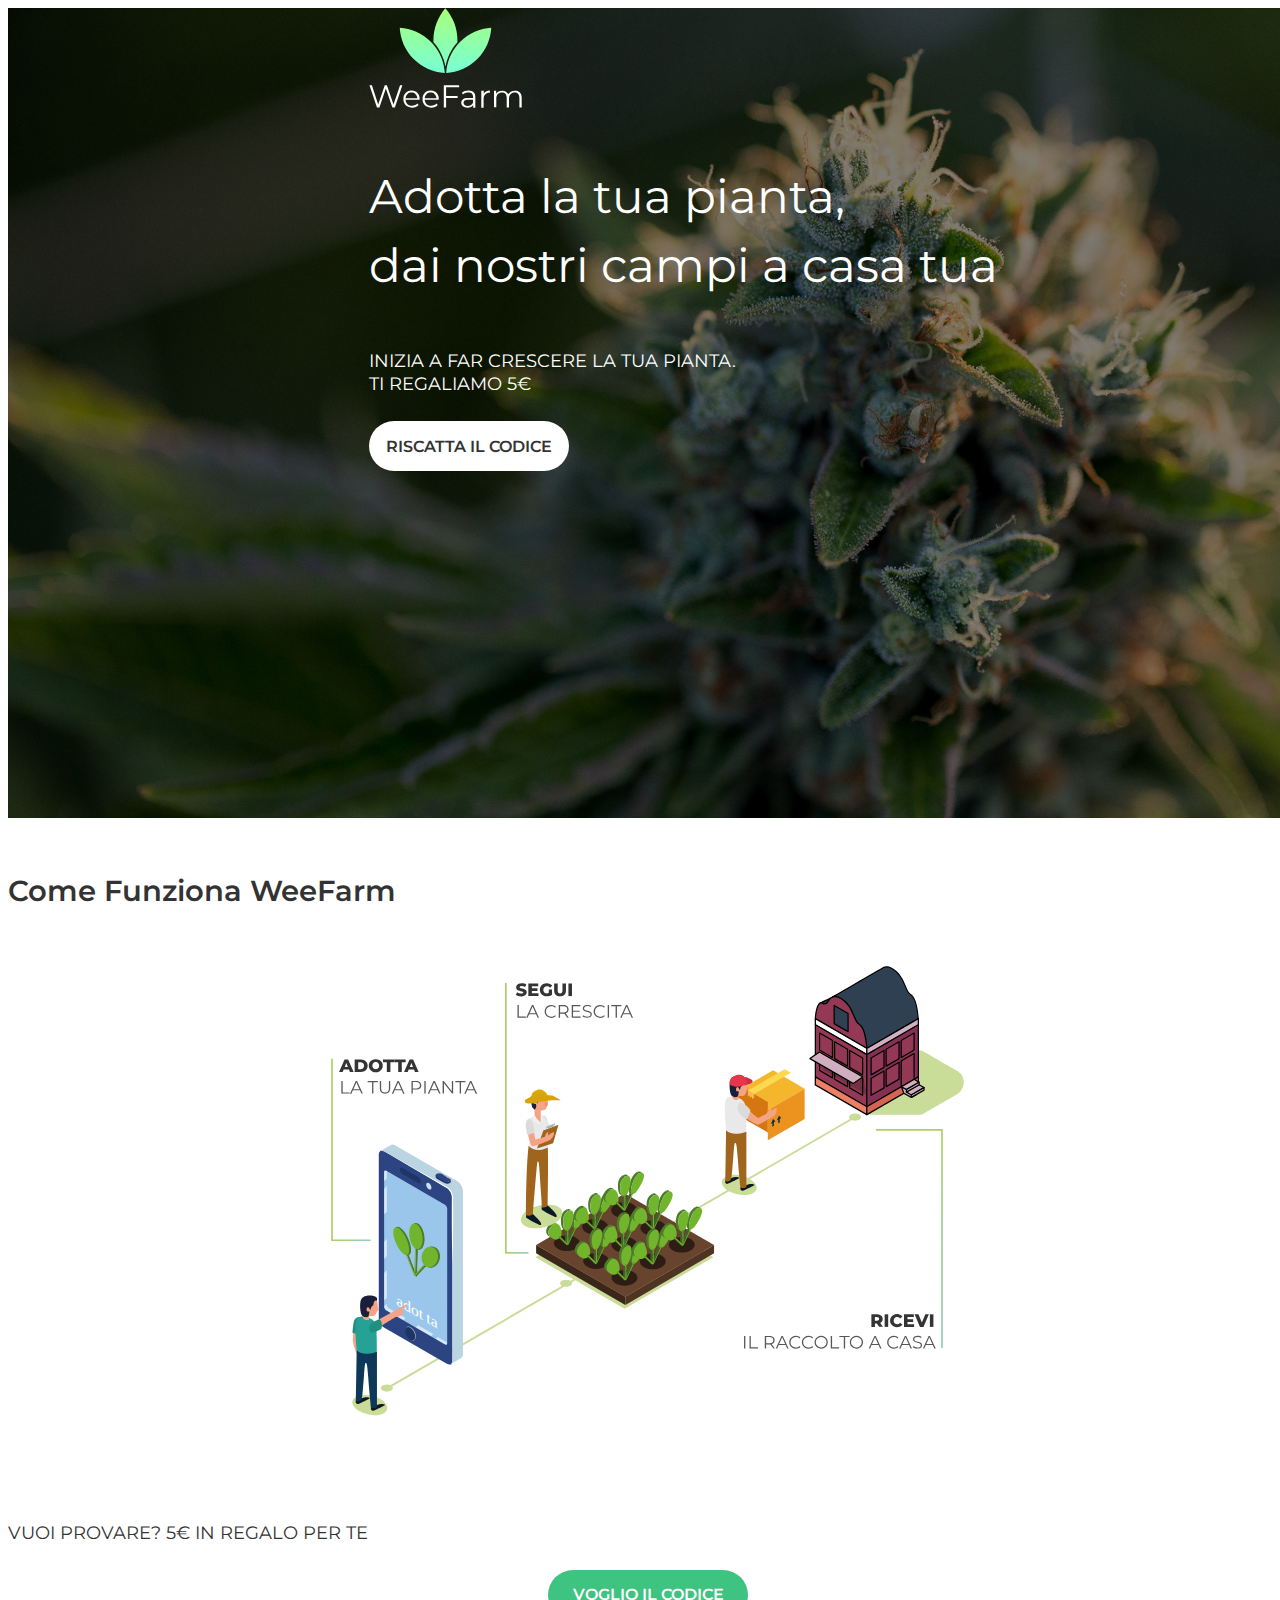
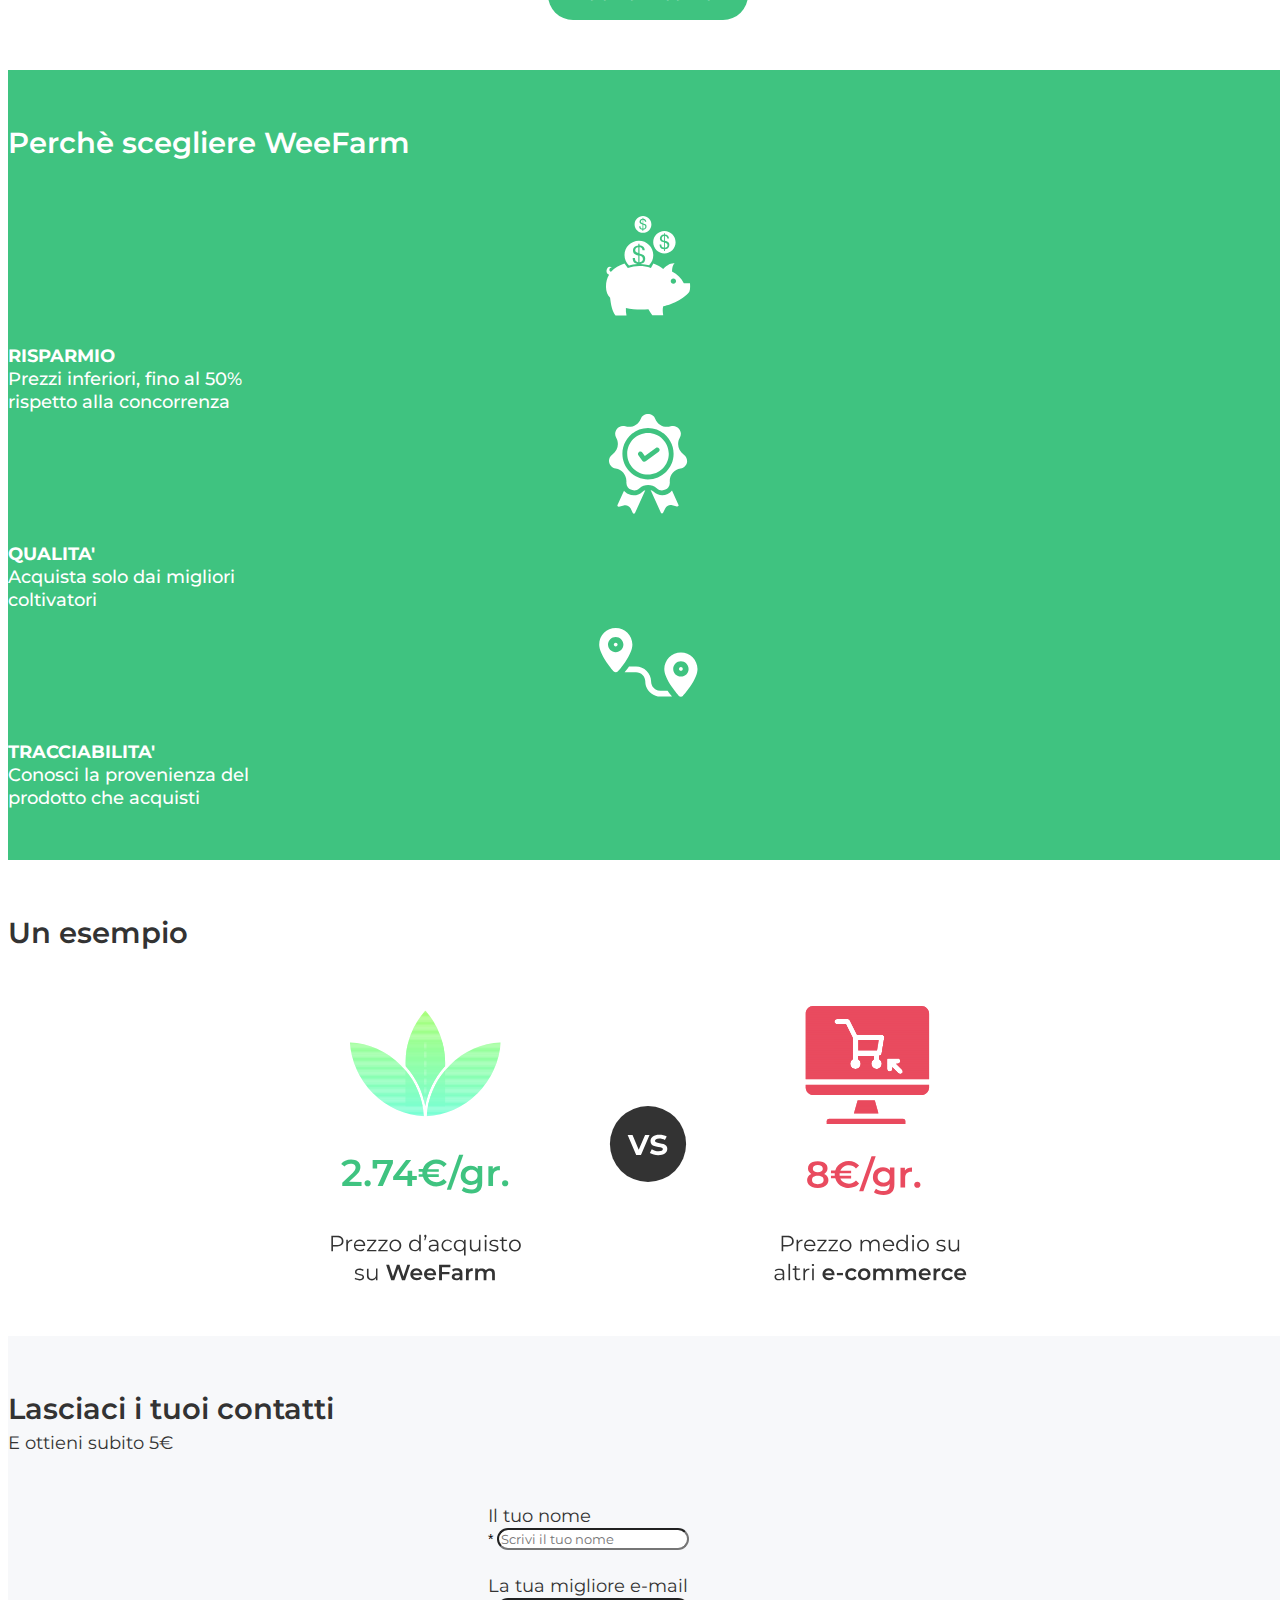
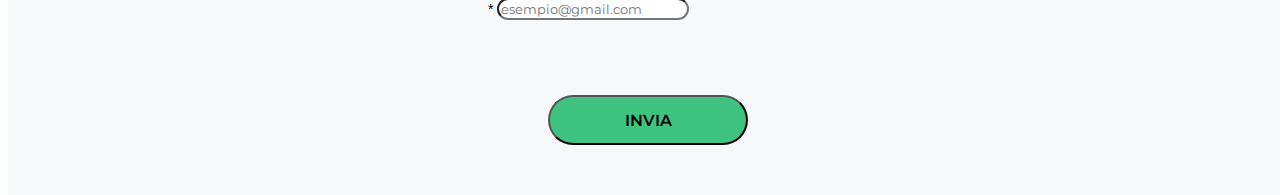
<file: index.html>
<!doctype html>

<html lang="en">
<head>
  <meta charset="utf-8">
  <!-- Google Tag Manager -->
  <script>(function(w,d,s,l,i){w[l]=w[l]||[];w[l].push({'gtm.start':
  new Date().getTime(),event:'gtm.js'});var f=d.getElementsByTagName(s)[0],
  j=d.createElement(s),dl=l!='dataLayer'?'&l='+l:'';j.async=true;j.src=
  'https://www.googletagmanager.com/gtm.js?id='+i+dl;f.parentNode.insertBefore(j,f);
  })(window,document,'script','dataLayer','GTM-53LLFD7');</script>
  <!-- End Google Tag Manager -->
  <!-- Facebook Pixel Code -->
  <script>
    !function(f,b,e,v,n,t,s)
    {if(f.fbq)return;n=f.fbq=function(){n.callMethod?
    n.callMethod.apply(n,arguments):n.queue.push(arguments)};
    if(!f._fbq)f._fbq=n;n.push=n;n.loaded=!0;n.version='2.0';
    n.queue=[];t=b.createElement(e);t.async=!0;
    t.src=v;s=b.getElementsByTagName(e)[0];
    s.parentNode.insertBefore(t,s)}(window, document,'script',
    'https://connect.facebook.net/en_US/fbevents.js');
    fbq('init', '316625175358415');
    fbq('track', 'PageView');
  </script>
  <noscript><img height="1" width="1" style="display:none"
    src="https://www.facebook.com/tr?id=316625175358415&ev=PageView&noscript=1"
  /></noscript>
  <!-- End Facebook Pixel Code -->
  <title>WeeFarm</title>
  <meta name="description" content="Adotta la tua pianta, dai nostri campi a casa tua">
  <meta name="viewport" content="width=device-width, initial-scale=1">
  <meta name="robots" content="index, follow" />
  <meta name="keywords" content="" />
  <meta property="og:image" content="http://www.weefarm.it/src/img/logo2.png"/>
  <link rel="shortcut icon" href="src/img/favicon.ico" type="image/x-icon">
  <link rel="icon" href="src/img/favicon.ico" type="image/x-icon">
  <!--css-->
  <link rel="stylesheet" type="text/css" href="src/css/style.css">
  <!--media query-->
  <link rel="stylesheet" type="text/css" href="src/css/media_query.css">
  <!--bootstrap-->
  <link rel="stylesheet" href="https://stackpath.bootstrapcdn.com/bootstrap/4.1.2/css/bootstrap.min.css" integrity="sha384-Smlep5jCw/wG7hdkwQ/Z5nLIefveQRIY9nfy6xoR1uRYBtpZgI6339F5dgvm/e9B" crossorigin="anonymous">
  <!--googlefont-->
  <link href="https://fonts.googleapis.com/css?family=Montserrat:400,500,700" rel="stylesheet">
  <link href="https://fonts.googleapis.com/icon?family=Material+Icons"  rel="stylesheet">
  <!--JQuery-->
  <script src="https://ajax.googleapis.com/ajax/libs/jquery/3.3.1/jquery.min.js"></script>
  <!--Fontawesome-->
  <link rel="stylesheet" href="https://use.fontawesome.com/releases/v5.5.0/css/all.css" integrity="sha384-B4dIYHKNBt8Bc12p+WXckhzcICo0wtJAoU8YZTY5qE0Id1GSseTk6S+L3BlXeVIU" crossorigin="anonymous">
  <!--Mailchimp-->
  <link href="//cdn-images.mailchimp.com/embedcode/classic-10_7.css" rel="stylesheet" type="text/css">
  <style type="text/css">
    #mc_embed_signup{background:#fff; clear:left; font:14px Helvetica,Arial,sans-serif; }
    /* Add your own Mailchimp form style overrides in your site stylesheet or in this style block.
       We recommend moving this block and the preceding CSS link to the HEAD of your HTML file. */
  </style>
</head>

<body>
  <!-- Google Tag Manager (noscript) -->
  <noscript><iframe src="https://www.googletagmanager.com/ns.html?id=GTM-53LLFD7"
  height="0" width="0" style="display:none;visibility:hidden"></iframe></noscript>
  <!-- End Google Tag Manager (noscript) -->

<!--HEROBANNER-->
  <header class="hero_b">
    <div class="container-fluid black_opacity fullh">
      <div class="row fullh">
        <div class="col-md">
          <!--<div class="row">
            <div class="col-md-12 arrow_aligne">
              <i class="material-icons md-48 arrow hor_center"  id="go-section1">keyboard_arrow_down</i>
            </div>
          </div>-->
          <div class="col-md-6 fullh center pl_70 col-sm-12">
            <div class="flex container">
            <div class="row pb_50 pb_25_r">
              <div class="col-md">
                <img src="src/img/logo.svg" class="responsive_hor_center logo_img" alt="">
              </div>
            </div>
            <div class="row  pb_50 pb_25_r">
              <div class="col-md">
                  <p class="txt_h1 hero_b_txt responsive_text_center">Adotta la tua pianta,</br>dai nostri campi a casa tua</p>
              </div>
            </div>
            <div class="row  pb_25">
              <div class="col-md">
                <p class="txt_h3 ottieni_txt responsive_text_center r_txt1">INIZIA A FAR CRESCERE LA TUA PIANTA. <br> TI REGALIAMO 5€</p>
              </div>
            </div>
            <div class="row">
              <div class="col-md">
                <div class="responsive_hor_center ottieni_button center" id="go-lead">
                    <span class="txt_h3 ottieni_button_txt">RISCATTA IL CODICE</span>
                </div>
              </div>
            </div>
          </div>
         </div>
        </div>
      </div>
    </div>
  </header>

<!--SECTIION1: COME FUNZIONA-->
  <div class="container-fluid section1 pb_50 pt_50" id="section1">
    <div class="row">
      <div class="col-md">
        <p class="txt_h2 text-center section_title_txt pb_50">Come Funziona WeeFarm</p>
          <img src="src/img/maps/funzionamento.svg" class="funzionamento img-fluid hor_center" alt="">
      </div>
    </div>
    <div class="col-md pt_100">
      <p class=" text-center txt_h3 cta_txt pb_25">VUOI PROVARE? 5€ IN REGALO PER TE</p>
      <div class="sign_button center hor_center" id="go-lead1">
          <span class="txt_h3 signup_button_txt">VOGLIO IL CODICE</span>
      </div>
    </div>
  </div>
    <!--<div class="row">
      <div class="col-md-4 pb_50_r">
        <img src="src/img/icon/scegli.svg" class="mb_25 icon_size hor_center" alt="">
        <p class="txt_h3 text-center pin_point_title">SCEGLI</p>
        <p class="txt_h3 text-center pin_point_description">Scegli la qualità di canapa</br>che preferisci</p>
      </div>
      <div class="col-md-4 pb_50_r">
        <img src="src/img/icon/adotta.svg" class="mb_25 icon_size hor_center" alt="">
        <p class="txt_h3 text-center pin_point_title">ADOTTA</p>
        <p class="txt_h3 text-center pin_point_description">Adotta la tua piantina</br>e aspetta che fiorisca</p>
      </div>
      <div class="col-md-4 pb_50_r">
        <img src="src/img/icon/ricevi.svg" class="mb_25 icon_size hor_center" alt="">
        <p class="txt_h3 text-center pin_point_title">RICEVI</p>
        <p class="txt_h3 text-center pin_point_description">Ricevi il raccolto a casa tua,</br>direttamente dal produttore</p>
      </div>
      <div class="col-md pt_100">
        <p class=" text-center txt_h3 cta_txt pb_25">OTTIENI SUBITO IL 10% DI SCONTO</p>
        <div class="sign_button center hor_center" id="go-lead1">
            <span class="txt_h2 signup_button_txt">OTTIENI</span>
        </div>
      </div>
    </div>
  </div>-->

<!--SECTION2: PERCHE' SCEGLIERE WEEFARM-->
<div class="container-fluid section2 pb_50 pt_50" id="section1">
  <div class="row">
    <div class="col-md">
      <p class="txt_h2 text-center section_title_txt pb_50 color_black">Perchè scegliere WeeFarm</p>
    </div>
  </div>
  <div class="row">
    <div class="col-md-4 pb_50_r">
      <img src="src/img/icon/scegli.svg" class="mb_25 icon_size hor_center" alt="">
      <p class="txt_h3 text-center pin_point_title color_black">RISPARMIO</p>
      <p class="txt_h3 text-center pin_point_description color_black">Prezzi inferiori, fino al 50%</br>rispetto alla concorrenza</p>
    </div>
    <div class="col-md-4 pb_50_r">
      <img src="src/img/icon/adotta.svg" class="mb_25 icon_size hor_center" alt="">
      <p class="txt_h3 text-center pin_point_title color_black">QUALITA'</p>
      <p class="txt_h3 text-center pin_point_description color_black">Acquista solo dai migliori</br>coltivatori</p>
    </div>
    <div class="col-md-4 pb_50_r">
      <img src="src/img/icon/ricevi.svg" class="mb_25 icon_size hor_center" alt="">
      <p class="txt_h3 text-center pin_point_title color_black">TRACCIABILITA'</p>
      <p class="txt_h3 text-center pin_point_description color_black">Conosci la provenienza del</br>prodotto che acquisti</p>
    </div>
  </div>
</div>
<!--  <div class="container-fluid section2 pt_100 pb_100">
      <div class="col-md">
        <p class="txt_h2 text-center section_title_txt pb_100">Perchè scegliere WeeFarm</p>
        <p class="txt_h3 text-center section_title_txt pb_25">Come lo facevi <span class="bold_txt">IERI</span></p>
        <img src="src/img/maps/mappa_ieri.svg" class="map_size hor_center mb_150" alt="">
        <p class="txt_h3 text-center section_title_txt pb_25">Come lo farai da <span class="bold_txt">OGGI</span> in poi con WeeFarm</p>
        <img src="src/img/maps/mappa_oggi.svg" class="map_size2 hor_center" alt="">
      </div>
    </div>
  </div>-->

<!--SECTION3: COSA DICONO DI NOI-->
  <!--<div class="container-fluid section3 pt_100 pb_100">
    <div class="row">
      <div class="col-md">
        <p class="txt_h2 text-center section_title_txt pb_100">Cosa dicono di noi</p>
        <img src="src/img/facebook.jpg" class="map_size image_radius hor_center img-fluid mb_50" alt="">
        <img src="src/img/facebook.jpg" class="map_size image_radius hor_center img-fluid mb_50" alt="">
        <img src="src/img/facebook.jpg" class="map_size image_radius hor_center img-fluid mb_50" alt="">
      </div>
    </div>-->
      <!--<div class="row">
        <div class="col-md-4">
          <img src="src/img/facebook.jpg" class="image_radius hor_center img-fluid" alt="">
        </div>
        <div class="col-md-4">
          <img src="src/img/facebook.jpg" class="image_radius hor_center img-fluid" alt="">
        </div>
        <div class="col-md-4">
          <img src="src/img/facebook.jpg" class="image_radius hor_center img-fluid" alt="">
      </div>
    </div>
  </div>-->

  <!-- SECTION6: UN ESEMPIO-->

  <div class="container-fluid section7 pt_50 pb_50 hor_center">
    <div class="row">
      <div class="col-md">
        <p class="txt_h2 text-center section_title_txt pb_50">Un esempio</p>
        <img src="src/img/maps/esempio.svg" class="funzionamento img-fluid hor_center" alt="">
      </div>
    </div>
  </div>

<!-- SECTION4: LEAD -->
<div class="container-fluid section4 pt_50 pb_50" id="lead">
  <div class="row">
    <div class="col-md">
      <p class="txt_h2 text-center section_title_txt">Lasciaci i tuoi contatti</p>
      <p class="txt_h3 text-center pin_point_description">E ottieni subito 5€</p>
    </div>
  </div>
</div>



      <!-- Begin Mailchimp Signup Form -->
      <div id="mc_embed_signup" class="pb_50 section4">
      <form action="https://weefarm.us19.list-manage.com/subscribe/post?u=33116f2cb4ac0dbfccfe420f0&amp;id=fd2a811d6e" method="post" id="mc-embedded-subscribe-form" name="mc-embedded-subscribe-form" class="validate" target="_blank" novalidate>
          <div id="mc_embed_signup_scroll" class="hor_center">
      <div class="mc-field-group hor_center">
      	<label for="mce-FNAME"><p class="pin_point_description txt_h3">Il tuo nome<p/>  <span class="asterisk">*</span>
      </label>
      	<input type="text" value="" name="FNAME" class="required" id="mce-FNAME" placeholder="Scrivi il tuo nome">
      </div>
      <div class="mc-field-group hor_center">
      	<label for="mce-EMAIL"><p class="pin_point_description txt_h3">La tua migliore e-mail</p>  <span class="asterisk">*</span>
      </label>
      	<input type="email" value="" name="EMAIL" class="required email" id="mce-EMAIL" placeholder="esempio@gmail.com">
      </div>
      	<div id="mce-responses" class="clear">
      		<div class="response" id="mce-error-response" style="display:none"></div>
      		<div class="response" id="mce-success-response" style="display:none"></div>
      	</div>    <!-- real people should not fill this in and expect good things - do not remove this or risk form bot signups-->
          <div style="position: absolute; left: -5000px;" aria-hidden="true"><input type="text" name="b_73365d327e79f61405c4b55f7_e1cd4ea59c" tabindex="-1" value=""></div>
          <div class="clear">
            <input type="submit" value="INVIA" name="subscribe" id="mc-embedded-subscribe" class="button hor_center"></div>
          </div>
      </form>
      </div>
  <!--End mc_embed_signup-->



<!-- SECTION5: FAQ
<div class="container-fluid section5 pt_100 pb_100">
  <div class="row">
    <div class="col-md">
      <p class="txt_h2 text-center section_title_txt">Un gr. a soli 2,74€</p>
    </div>
  </div>
</div>-->

<!-- SECTION4: FOOTER -->
<!--  <div class="container-fluid section6 pt_25 pb_25">
    <div class="row">
      <div class="col-md center">
        <div class="">
          <a target="_blank" href="https://www.facebook.com/WeeFarm-951046388415249/"><i class="fab fa-facebook-square social_icon"></i></a>
          <a target="_blank" href="https://www.instagram.com/weefarm/"><i class="fab fa-instagram hor_center social_icon"></i></a>
        </div>
      </div>
    </div>
  </div>-->


  <script>
  $(document).ready(function(){
      $("#go-lead").click(function(){
        $('html, body').animate({
            scrollTop: $("#lead").offset().top
        }, 1300);
    });
    $("#go-lead1").click(function(){
      $('html, body').animate({
          scrollTop: $("#lead").offset().top
      }, 1300);
  });
    $("#go-section1").click(function() {
      $('html, body').animate({
          scrollTop: $("#section1").offset().top
      }, 1300);
  });
  });


  </script>
  <script src="https://cdnjs.cloudflare.com/ajax/libs/popper.js/1.14.3/umd/popper.min.js" integrity="sha384-ZMP7rVo3mIykV+2+9J3UJ46jBk0WLaUAdn689aCwoqbBJiSnjAK/l8WvCWPIPm49" crossorigin="anonymous"></script>
  <script src="https://stackpath.bootstrapcdn.com/bootstrap/4.1.2/js/bootstrap.min.js" integrity="sha384-o+RDsa0aLu++PJvFqy8fFScvbHFLtbvScb8AjopnFD+iEQ7wo/CG0xlczd+2O/em" crossorigin="anonymous"></script>
  <!-- Global site tag (gtag.js) - Google Analytics -->
  <script async src="https://www.googletagmanager.com/gtag/js?id=UA-129697700-1"></script>
  <script>
    window.dataLayer = window.dataLayer || [];
    function gtag(){dataLayer.push(arguments);}
    gtag('js', new Date());

    gtag('config', 'UA-129697700-1');
  </script>
</body>
</html>
</file>
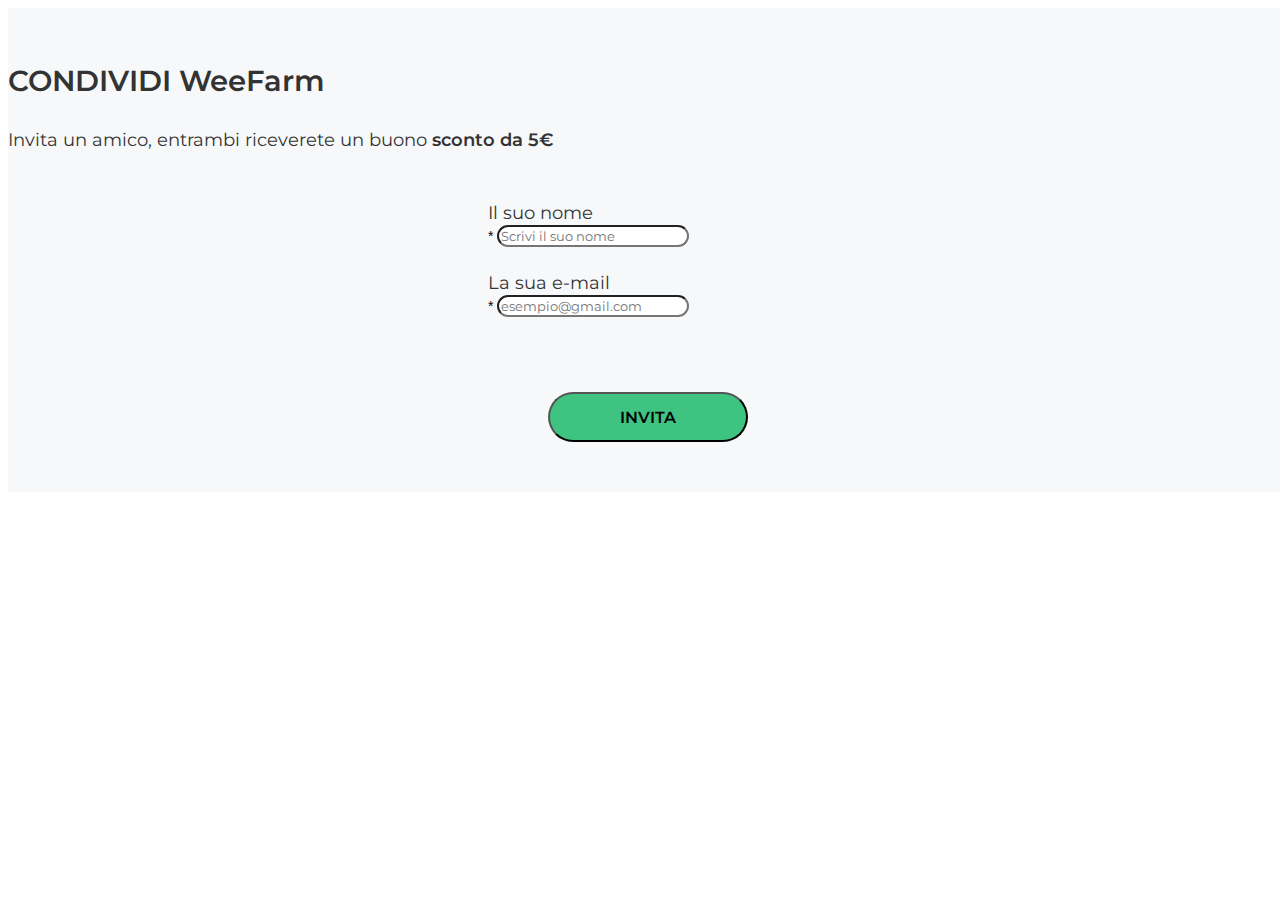
<file: invite-a-friend-page/index.html>
<!doctype html>

<html lang="en">
<head>
  <meta charset="utf-8">

  <title>WeeFarm</title>
  <meta name="description" content="The HTML5 Herald">
  <meta name="author" content="SitePoint">
  <meta name="viewport" content="width=device-width, initial-scale=1">
  <link rel="shortcut icon" href="../src/img/favicon.ico" type="image/x-icon">
  <link rel="icon" href="../src/img/favicon.ico" type="image/x-icon">
  <!--css-->
  <link rel="stylesheet" type="text/css" href="../src/css/style.css">
  <!--media query-->
  <link rel="stylesheet" type="text/css" href="../src/css/media_query.css">
  <!--bootstrap-->
  <link rel="stylesheet" href="https://stackpath.bootstrapcdn.com/bootstrap/4.1.2/css/bootstrap.min.css" integrity="sha384-Smlep5jCw/wG7hdkwQ/Z5nLIefveQRIY9nfy6xoR1uRYBtpZgI6339F5dgvm/e9B" crossorigin="anonymous">
  <!--googlefont-->
  <link href="https://fonts.googleapis.com/css?family=Montserrat" rel="stylesheet">
  <link href="https://fonts.googleapis.com/icon?family=Material+Icons"  rel="stylesheet">
  <!--JQuery-->
  <script src="https://ajax.googleapis.com/ajax/libs/jquery/3.3.1/jquery.min.js"></script>
  <!--Fontawesome-->
  <link rel="stylesheet" href="https://use.fontawesome.com/releases/v5.5.0/css/all.css" integrity="sha384-B4dIYHKNBt8Bc12p+WXckhzcICo0wtJAoU8YZTY5qE0Id1GSseTk6S+L3BlXeVIU" crossorigin="anonymous">
  <!--Mailchimp-->
  <link href="//cdn-images.mailchimp.com/embedcode/classic-10_7.css" rel="stylesheet" type="text/css">
  <style type="text/css">
    #mc_embed_signup{background:#fff; clear:left; font:14px Helvetica,Arial,sans-serif; }
    /* Add your own Mailchimp form style overrides in your site stylesheet or in this style block.
       We recommend moving this block and the preceding CSS link to the HEAD of your HTML file. */
  </style>
</head>

<body>
  <header class="fullh">
    <div class="container-fluid fullh">
      <div class="row fullh">
        <div class="container-fluid section4 pt_50 pb_50" id="lead">
          <div class="row">
            <div class="col-md">
              <p class="txt_h2 text-center section_title_txt pb_25">CONDIVIDI WeeFarm</p>
              <p class="txt_h3 text-center pin_point_description">Invita un amico, entrambi riceverete un buono <span class="bold_txt">sconto da 5€</span></p>
            </div>
          </div>
        </div>



              <!-- Begin Mailchimp Signup Form -->
              <div id="mc_embed_signup" class="pb_50 section4" style="width:100%">
              <form action="https://weefarm.us19.list-manage.com/subscribe/post?u=33116f2cb4ac0dbfccfe420f0&amp;id=5d1f36529d" method="post" id="mc-embedded-subscribe-form" name="mc-embedded-subscribe-form" class="validate" target="_blank" novalidate>
                  <div id="mc_embed_signup_scroll" class="hor_center">
              <div class="mc-field-group hor_center">
              	<label for="mce-FNAME"><p class="pin_point_description txt_h3">Il suo nome<p/>  <span class="asterisk">*</span>
              </label>
              	<input type="text" value="" name="FNAME" class="required" id="mce-FNAME" placeholder="Scrivi il suo nome">
              </div>
              <div class="mc-field-group hor_center">
              	<label for="mce-EMAIL"><p class="pin_point_description txt_h3">La sua e-mail</p>  <span class="asterisk">*</span>
              </label>
              	<input type="email" value="" name="EMAIL" class="required email" id="mce-EMAIL" placeholder="esempio@gmail.com">
              </div>
              	<div id="mce-responses" class="clear">
              		<div class="response" id="mce-error-response" style="display:none"></div>
              		<div class="response" id="mce-success-response" style="display:none"></div>
              	</div>    <!-- real people should not fill this in and expect good things - do not remove this or risk form bot signups-->
                  <div style="position: absolute; left: -5000px;" aria-hidden="true"><input type="text" name="b_73365d327e79f61405c4b55f7_e1cd4ea59c" tabindex="-1" value=""></div>
                  <div class="clear">
                    <input type="submit" value="INVITA" name="subscribe" id="mc-embedded-subscribe" class="button hor_center"></div>
                  </div>
              </form>
              </div>
          <!--End mc_embed_signup-->
        </div>
      </div>
  </header>
</body>
</html>
</file>
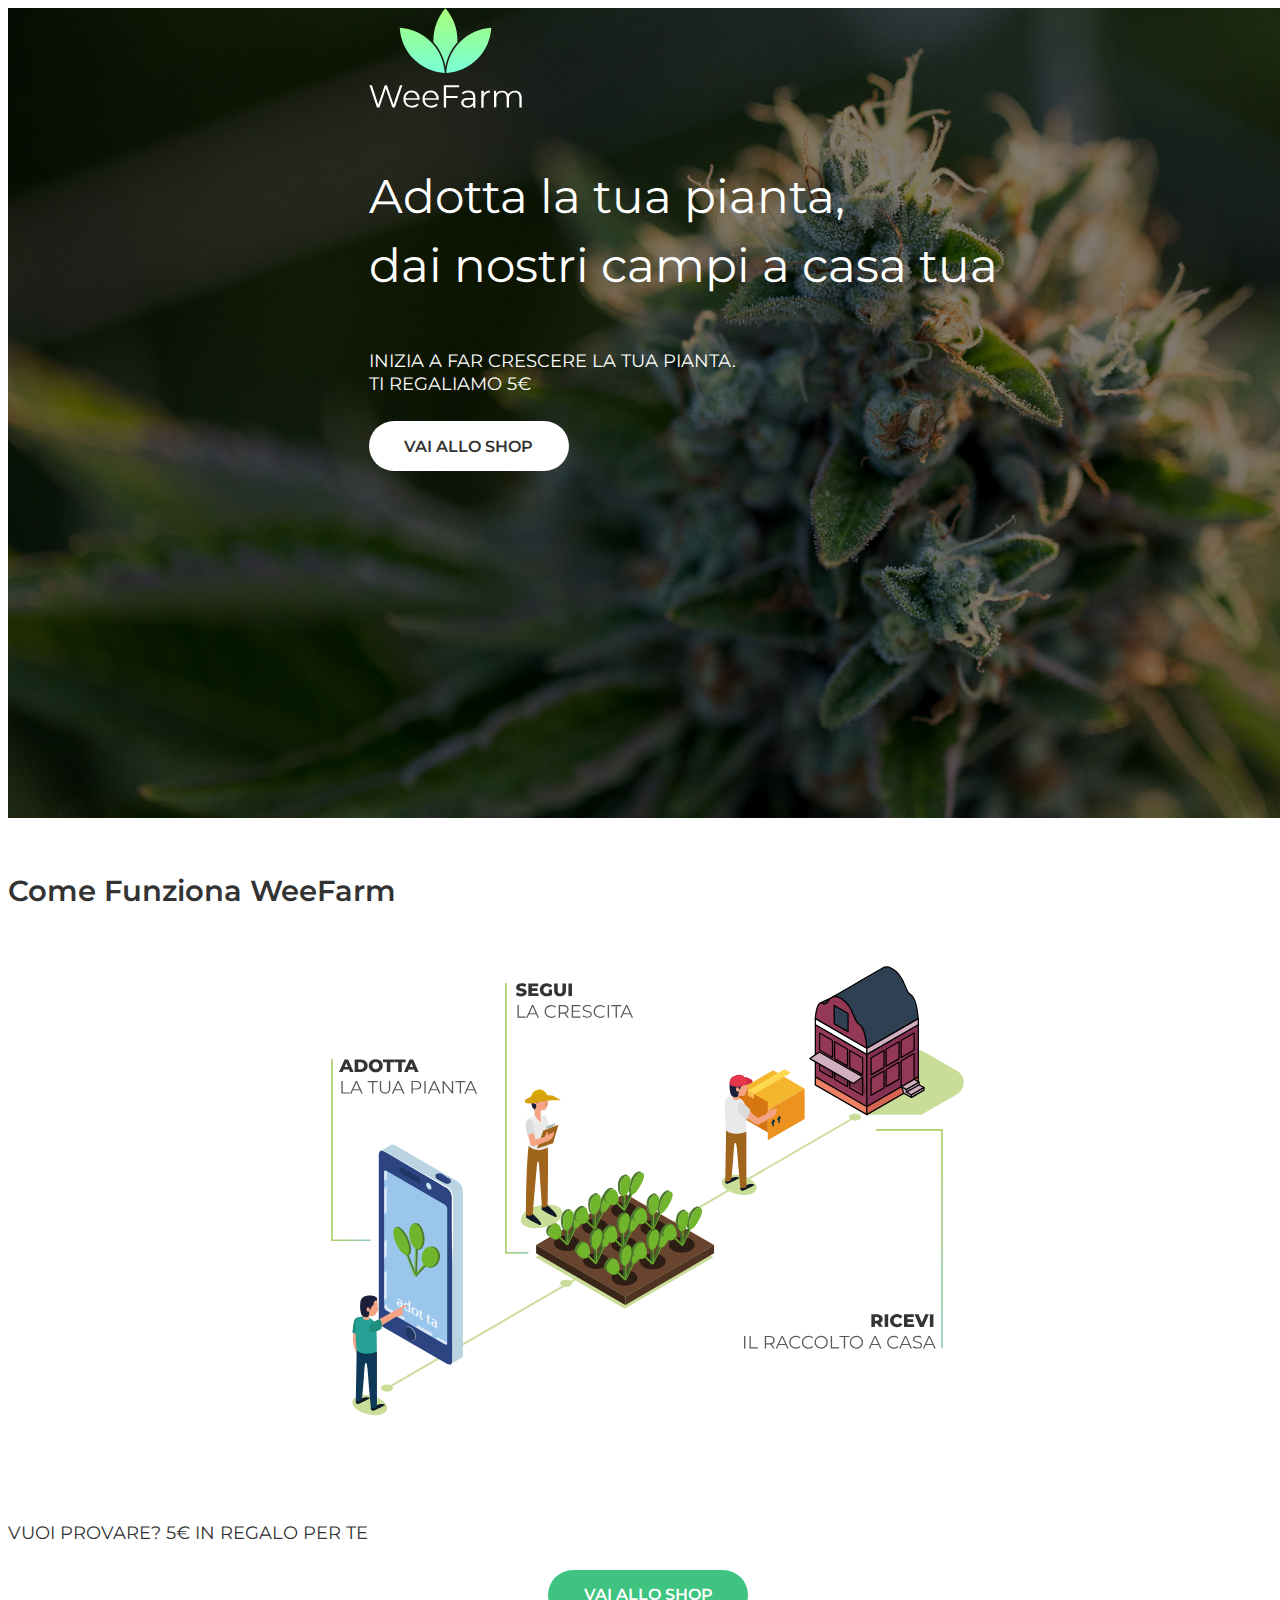
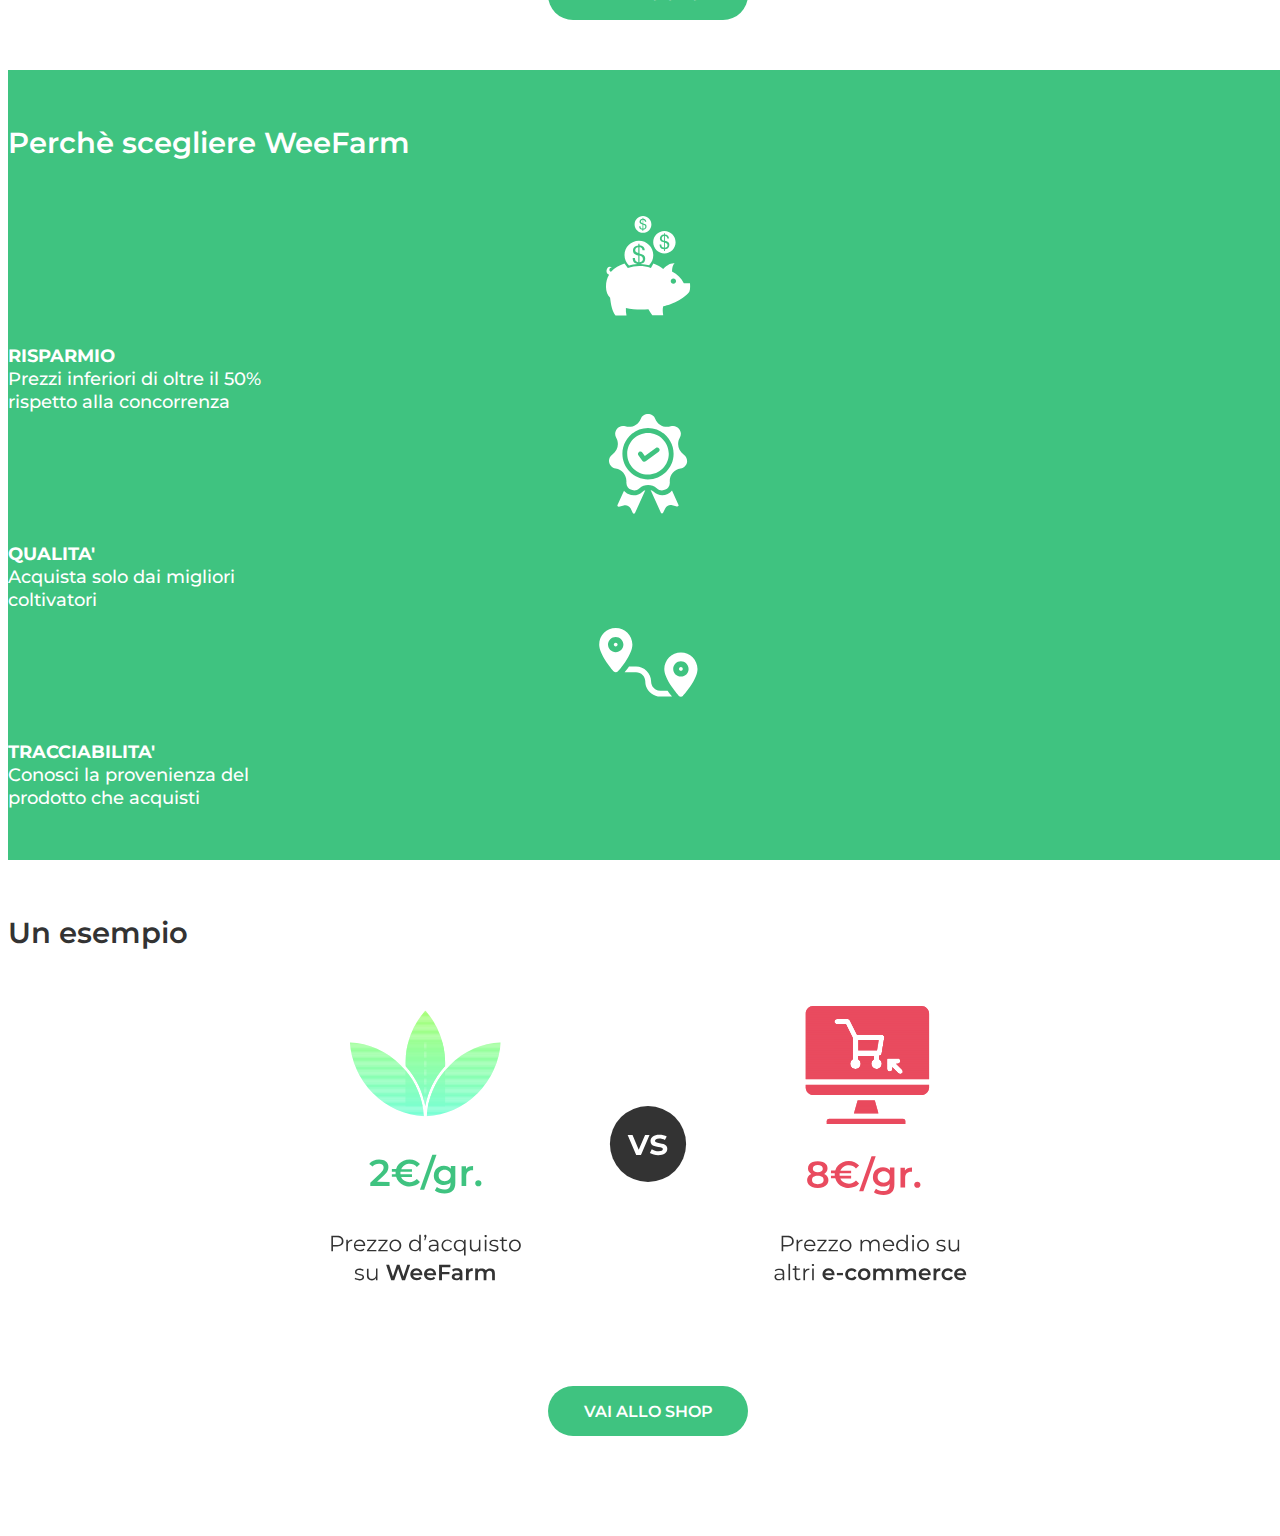
<file: landing-page-obtained/index.html>
<!doctype html>

<html lang="en">
<head>
  <meta charset="utf-8">
  <title>WeeFarm</title>
  <meta name="description" content="Adotta la tua pianta, dai nostri campi a casa tua">
  <meta name="viewport" content="width=device-width, initial-scale=1">
  <meta name="robots" content="index, follow" />
  <meta name="keywords" content="" />
  <meta property="og:image" content="http://www.weefarm.it/src/img/logo2.png"/>
  <link rel="shortcut icon" href="src/img/favicon.ico" type="image/x-icon">
  <link rel="icon" href="src/img/favicon.ico" type="image/x-icon">
  <!--css-->
  <link rel="stylesheet" type="text/css" href="src/css/style.css">
  <!--media query-->
  <link rel="stylesheet" type="text/css" href="src/css/media_query.css">
  <!--bootstrap-->
  <link rel="stylesheet" href="https://stackpath.bootstrapcdn.com/bootstrap/4.1.2/css/bootstrap.min.css" integrity="sha384-Smlep5jCw/wG7hdkwQ/Z5nLIefveQRIY9nfy6xoR1uRYBtpZgI6339F5dgvm/e9B" crossorigin="anonymous">
  <!--googlefont-->
  <link href="https://fonts.googleapis.com/css?family=Montserrat:400,500,700" rel="stylesheet">
  <link href="https://fonts.googleapis.com/icon?family=Material+Icons"  rel="stylesheet">
  <!--JQuery-->
  <script src="https://ajax.googleapis.com/ajax/libs/jquery/3.3.1/jquery.min.js"></script>
  <!--Fontawesome-->
  <link rel="stylesheet" href="https://use.fontawesome.com/releases/v5.5.0/css/all.css" integrity="sha384-B4dIYHKNBt8Bc12p+WXckhzcICo0wtJAoU8YZTY5qE0Id1GSseTk6S+L3BlXeVIU" crossorigin="anonymous">
</head>

<body>


<!--HEROBANNER-->
  <header class="hero_b">
    <div class="container-fluid black_opacity fullh">
      <div class="row fullh">
        <div class="col-md">
          <!--<div class="row">
            <div class="col-md-12 arrow_aligne">
              <i class="material-icons md-48 arrow hor_center"  id="go-section1">keyboard_arrow_down</i>
            </div>
          </div>-->
          <div class="col-md-6 fullh center pl_70 col-sm-12">
            <div class="flex container">
            <div class="row pb_50 pb_25_r">
              <div class="col-md">
                <img src="src/img/logo.svg" class="responsive_hor_center logo_img" alt="">
              </div>
            </div>
            <div class="row  pb_50 pb_25_r">
              <div class="col-md">
                  <p class="txt_h1 hero_b_txt responsive_text_center">Adotta la tua pianta,</br>dai nostri campi a casa tua</p>
              </div>
            </div>
            <div class="row  pb_25">
              <div class="col-md">
                <p class="txt_h3 ottieni_txt responsive_text_center r_txt1">INIZIA A FAR CRESCERE LA TUA PIANTA. <br> TI REGALIAMO 5€</p>
              </div>
            </div>
            <div class="row">
              <div class="col-md">
                <div class="responsive_hor_center ottieni_button center" id="go-lead">
                    <span class="txt_h3 ottieni_button_txt">VAI ALLO SHOP</span>
                </div>
              </div>
            </div>
          </div>
         </div>
        </div>
      </div>
    </div>
  </header>

<!--SECTIION1: COME FUNZIONA-->
  <div class="container-fluid section1 pb_50 pt_50" id="section1">
    <div class="row">
      <div class="col-md">
        <p class="txt_h2 text-center section_title_txt pb_50">Come Funziona WeeFarm</p>
          <img src="src/img/maps/funzionamento.svg" class="funzionamento img-fluid hor_center" alt="">
      </div>
    </div>
    <div class="col-md pt_100">
      <p class=" text-center txt_h3 cta_txt pb_25">VUOI PROVARE? 5€ IN REGALO PER TE</p>
      <div class="sign_button center hor_center" id="go-lead1">
          <span class="txt_h3 signup_button_txt">VAI ALLO SHOP</span>
      </div>
    </div>
  </div>
    <!--<div class="row">
      <div class="col-md-4 pb_50_r">
        <img src="src/img/icon/scegli.svg" class="mb_25 icon_size hor_center" alt="">
        <p class="txt_h3 text-center pin_point_title">SCEGLI</p>
        <p class="txt_h3 text-center pin_point_description">Scegli la qualità di canapa</br>che preferisci</p>
      </div>
      <div class="col-md-4 pb_50_r">
        <img src="src/img/icon/adotta.svg" class="mb_25 icon_size hor_center" alt="">
        <p class="txt_h3 text-center pin_point_title">ADOTTA</p>
        <p class="txt_h3 text-center pin_point_description">Adotta la tua piantina</br>e aspetta che fiorisca</p>
      </div>
      <div class="col-md-4 pb_50_r">
        <img src="src/img/icon/ricevi.svg" class="mb_25 icon_size hor_center" alt="">
        <p class="txt_h3 text-center pin_point_title">RICEVI</p>
        <p class="txt_h3 text-center pin_point_description">Ricevi il raccolto a casa tua,</br>direttamente dal produttore</p>
      </div>
      <div class="col-md pt_100">
        <p class=" text-center txt_h3 cta_txt pb_25">OTTIENI SUBITO IL 10% DI SCONTO</p>
        <div class="sign_button center hor_center" id="go-lead1">
            <span class="txt_h2 signup_button_txt">OTTIENI</span>
        </div>
      </div>
    </div>
  </div>-->

<!--SECTION2: PERCHE' SCEGLIERE WEEFARM-->
<div class="container-fluid section2 pb_50 pt_50" id="section1">
  <div class="row">
    <div class="col-md">
      <p class="txt_h2 text-center section_title_txt pb_50 color_black">Perchè scegliere WeeFarm</p>
    </div>
  </div>
  <div class="row">
    <div class="col-md-4 pb_50_r">
      <img src="src/img/icon/scegli.svg" class="mb_25 icon_size hor_center" alt="">
      <p class="txt_h3 text-center pin_point_title color_black">RISPARMIO</p>
      <p class="txt_h3 text-center pin_point_description color_black">Prezzi inferiori di oltre il 50%</br>rispetto alla concorrenza</p>
    </div>
    <div class="col-md-4 pb_50_r">
      <img src="src/img/icon/adotta.svg" class="mb_25 icon_size hor_center" alt="">
      <p class="txt_h3 text-center pin_point_title color_black">QUALITA'</p>
      <p class="txt_h3 text-center pin_point_description color_black">Acquista solo dai migliori</br>coltivatori</p>
    </div>
    <div class="col-md-4 pb_50_r">
      <img src="src/img/icon/ricevi.svg" class="mb_25 icon_size hor_center" alt="">
      <p class="txt_h3 text-center pin_point_title color_black">TRACCIABILITA'</p>
      <p class="txt_h3 text-center pin_point_description color_black">Conosci la provenienza del</br>prodotto che acquisti</p>
    </div>
  </div>
</div>
<!--  <div class="container-fluid section2 pt_100 pb_100">
      <div class="col-md">
        <p class="txt_h2 text-center section_title_txt pb_100">Perchè scegliere WeeFarm</p>
        <p class="txt_h3 text-center section_title_txt pb_25">Come lo facevi <span class="bold_txt">IERI</span></p>
        <img src="src/img/maps/mappa_ieri.svg" class="map_size hor_center mb_150" alt="">
        <p class="txt_h3 text-center section_title_txt pb_25">Come lo farai da <span class="bold_txt">OGGI</span> in poi con WeeFarm</p>
        <img src="src/img/maps/mappa_oggi.svg" class="map_size2 hor_center" alt="">
      </div>
    </div>
  </div>-->

<!--SECTION3: COSA DICONO DI NOI-->
  <!--<div class="container-fluid section3 pt_100 pb_100">
    <div class="row">
      <div class="col-md">
        <p class="txt_h2 text-center section_title_txt pb_100">Cosa dicono di noi</p>
        <img src="src/img/facebook.jpg" class="map_size image_radius hor_center img-fluid mb_50" alt="">
        <img src="src/img/facebook.jpg" class="map_size image_radius hor_center img-fluid mb_50" alt="">
        <img src="src/img/facebook.jpg" class="map_size image_radius hor_center img-fluid mb_50" alt="">
      </div>
    </div>-->
      <!--<div class="row">
        <div class="col-md-4">
          <img src="src/img/facebook.jpg" class="image_radius hor_center img-fluid" alt="">
        </div>
        <div class="col-md-4">
          <img src="src/img/facebook.jpg" class="image_radius hor_center img-fluid" alt="">
        </div>
        <div class="col-md-4">
          <img src="src/img/facebook.jpg" class="image_radius hor_center img-fluid" alt="">
      </div>
    </div>
  </div>-->

  <!-- SECTION6: UN ESEMPIO-->

  <div class="container-fluid section7 pt_50 pb_100 hor_center">
    <div class="row">
      <div class="col-md">
        <p class="txt_h2 text-center section_title_txt pb_50">Un esempio</p>
        <img src="src/img/maps/esempio.svg" class="funzionamento img-fluid hor_center" alt="">
      </div>
    </div>
  </div>

<div class="pb_100" id="lead">
  <div class="sign_button center hor_center">
      <span class="txt_h3 signup_button_txt">VAI ALLO SHOP</span>
  </div>
</div>




<!-- SECTION5: FAQ
<div class="container-fluid section5 pt_100 pb_100">
  <div class="row">
    <div class="col-md">
      <p class="txt_h2 text-center section_title_txt">Un gr. a soli 2,74€</p>
    </div>
  </div>
</div>-->

<!-- SECTION4: FOOTER -->
<!--  <div class="container-fluid section6 pt_25 pb_25">
    <div class="row">
      <div class="col-md center">
        <div class="">
          <a target="_blank" href="https://www.facebook.com/WeeFarm-951046388415249/"><i class="fab fa-facebook-square social_icon"></i></a>
          <a target="_blank" href="https://www.instagram.com/weefarm/"><i class="fab fa-instagram hor_center social_icon"></i></a>
        </div>
      </div>
    </div>
  </div>-->


  <script>
  $(document).ready(function(){
      $("#go-lead").click(function(){
        $('html, body').animate({
            scrollTop: $("#lead").offset().top
        }, 1300);
    });
    $("#go-lead1").click(function(){
      $('html, body').animate({
          scrollTop: $("#lead").offset().top
      }, 1300);
  });
    $("#go-section1").click(function() {
      $('html, body').animate({
          scrollTop: $("#section1").offset().top
      }, 1300);
  });
  });


  </script>
  <script src="https://cdnjs.cloudflare.com/ajax/libs/popper.js/1.14.3/umd/popper.min.js" integrity="sha384-ZMP7rVo3mIykV+2+9J3UJ46jBk0WLaUAdn689aCwoqbBJiSnjAK/l8WvCWPIPm49" crossorigin="anonymous"></script>
  <script src="https://stackpath.bootstrapcdn.com/bootstrap/4.1.2/js/bootstrap.min.js" integrity="sha384-o+RDsa0aLu++PJvFqy8fFScvbHFLtbvScb8AjopnFD+iEQ7wo/CG0xlczd+2O/em" crossorigin="anonymous"></script>
</body>
</html>
</file>
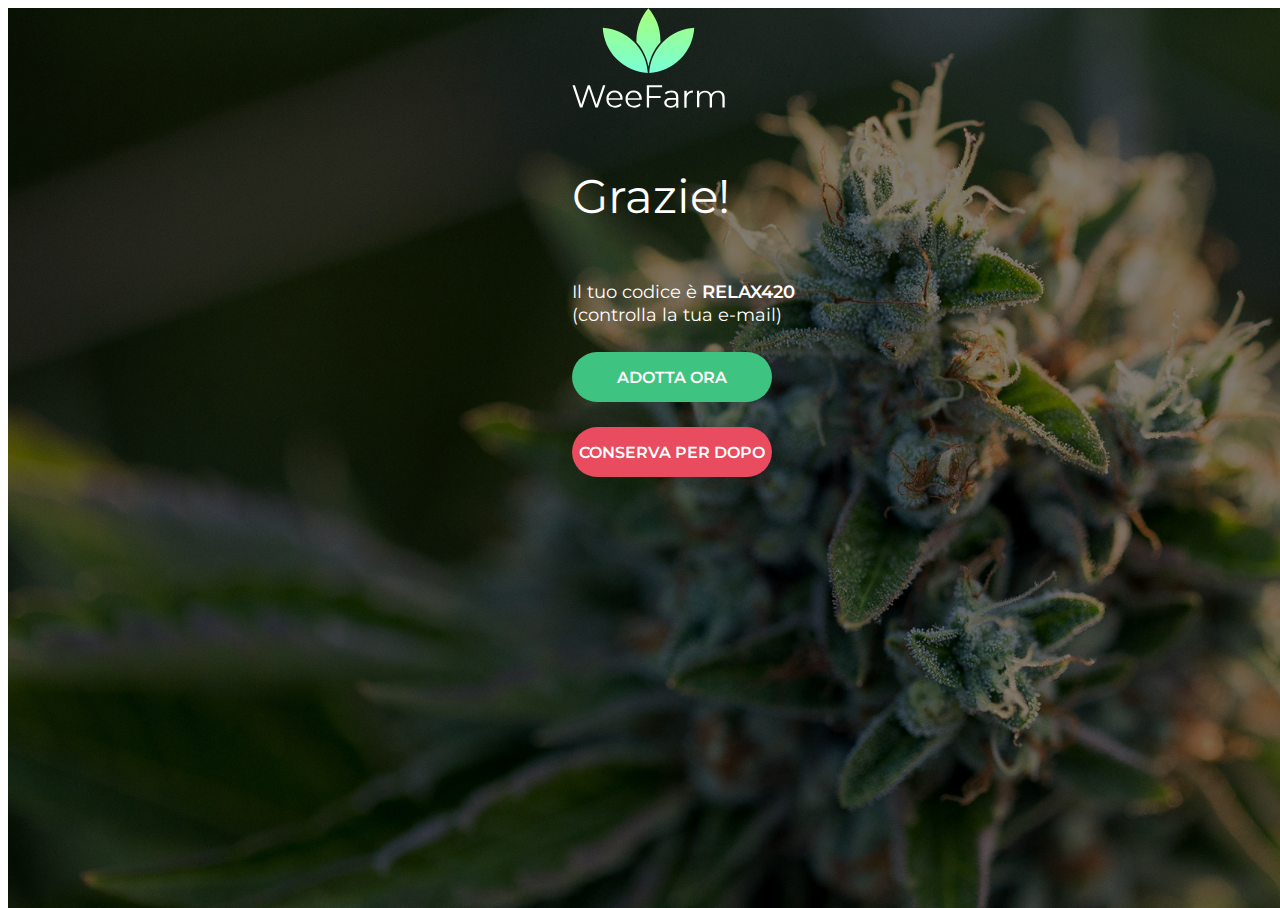
<file: thank-you-page-1/index.html>
<!doctype html>

<html lang="en">
<head>
  <meta charset="utf-8">

  <title>WeeFarm</title>
  <meta name="description" content="The HTML5 Herald">
  <meta name="author" content="SitePoint">
  <meta name="viewport" content="width=device-width, initial-scale=1">
  <link rel="shortcut icon" href="../src/img/favicon.ico" type="image/x-icon">
  <link rel="icon" href="../src/img/favicon.ico" type="image/x-icon">
  <!--css-->
  <link rel="stylesheet" type="text/css" href="../src/css/style.css">
  <!--media query-->
  <link rel="stylesheet" type="text/css" href="../src/css/media_query.css">
  <!--bootstrap-->
  <link rel="stylesheet" href="https://stackpath.bootstrapcdn.com/bootstrap/4.1.2/css/bootstrap.min.css" integrity="sha384-Smlep5jCw/wG7hdkwQ/Z5nLIefveQRIY9nfy6xoR1uRYBtpZgI6339F5dgvm/e9B" crossorigin="anonymous">
  <!--googlefont-->
  <link href="https://fonts.googleapis.com/css?family=Montserrat" rel="stylesheet">
  <link href="https://fonts.googleapis.com/icon?family=Material+Icons"  rel="stylesheet">
  <!--JQuery-->
  <script src="https://ajax.googleapis.com/ajax/libs/jquery/3.3.1/jquery.min.js"></script>
  <!--Fontawesome-->
  <link rel="stylesheet" href="https://use.fontawesome.com/releases/v5.5.0/css/all.css" integrity="sha384-B4dIYHKNBt8Bc12p+WXckhzcICo0wtJAoU8YZTY5qE0Id1GSseTk6S+L3BlXeVIU" crossorigin="anonymous">

</head>

<body>
  <header class="hero_b fullh">
    <div class="container-fluid black_opacity fullh">
      <div class="row fullh">
        <div class="col-md-6">
          <!--<div class="row">
            <div class="col-md-12 arrow_aligne">
              <i class="material-icons md-48 arrow hor_center"  id="go-section1">keyboard_arrow_down</i>
            </div>
          </div>-->
          <div class="col-md fullh center pl_70 col-sm-12">
            <div class="flex container">
            <div class="row pb_50 pb_25_r">
              <div class="col-md">
                <img src="../src/img/logo.svg" class="responsive_hor_center logo_img" alt="">
              </div>
            </div>
            <div class="row  pb_50 pb_25_r">
              <div class="col-md">
                  <p class="txt_h1 hero_b_txt responsive_text_center">Grazie!</p>
              </div>
            </div>
            <div class="row  pb_25">
              <div class="col-md">
                <p class="txt_h3 ottieni_txt responsive_text_center r_txt1">Il tuo codice è <span class="bold_txt">RELAX420</span><br> (controlla la tua e-mail)</p>
              </div>
            </div>
            <div class="row pb_25">
              <div class="col-md">
                <a target="_blank" href="https://weefarm.myshopify.com/"><div class="responsive_hor_center ottieni_button ottieni_button_ty_v center" id="go-lead">
                    <span class="txt_h3 ottieni_button_txt white">ADOTTA ORA</span>
                </div></a>
              </div>
            </div>
            <div class="row">
              <div class="col-md">
                  <a target="_blank" href="https://www.weefarm.it/invite-a-friend-page/"><div class="responsive_hor_center ottieni_button center ottieni_button_ty_r" id="go-lead">
                    <span class="txt_h3 ottieni_button_txt  white">CONSERVA PER DOPO</span>
                </div></a>
              </div>
            </div>
          </div>
         </div>
        </div>
      </div>
    </div>
  </header>
</body>
</html>
</file>
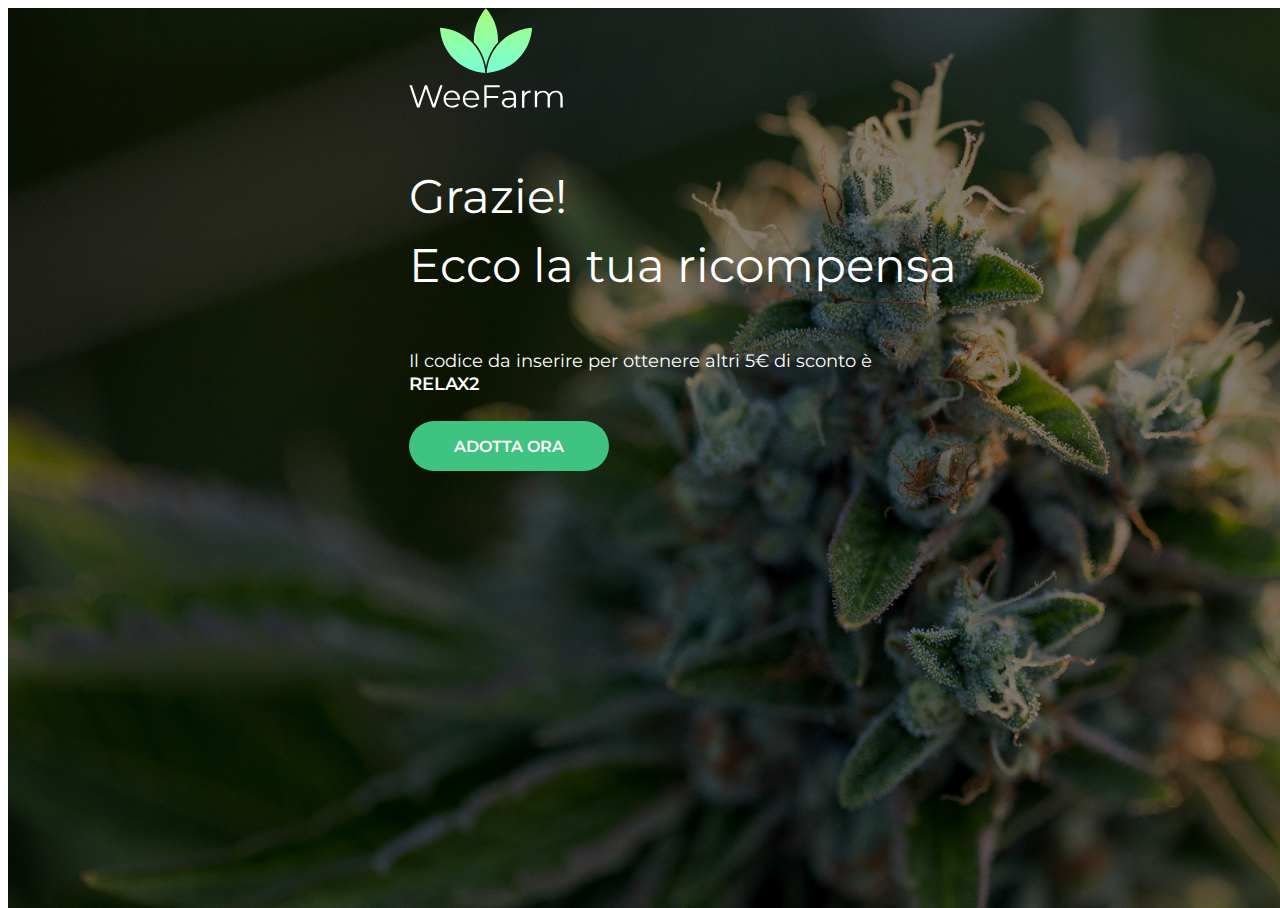
<file: thank-you-page-2/index.html>
<!doctype html>

<html lang="en">
<head>
  <meta charset="utf-8">

  <title>WeeFarm</title>
  <meta name="description" content="The HTML5 Herald">
  <meta name="author" content="SitePoint">
  <meta name="viewport" content="width=device-width, initial-scale=1">
  <link rel="shortcut icon" href="../src/img/favicon.ico" type="image/x-icon">
  <link rel="icon" href="../src/img/favicon.ico" type="image/x-icon">
  <!--css-->
  <link rel="stylesheet" type="text/css" href="../src/css/style.css">
  <!--media query-->
  <link rel="stylesheet" type="text/css" href="../src/css/media_query.css">
  <!--bootstrap-->
  <link rel="stylesheet" href="https://stackpath.bootstrapcdn.com/bootstrap/4.1.2/css/bootstrap.min.css" integrity="sha384-Smlep5jCw/wG7hdkwQ/Z5nLIefveQRIY9nfy6xoR1uRYBtpZgI6339F5dgvm/e9B" crossorigin="anonymous">
  <!--googlefont-->
  <link href="https://fonts.googleapis.com/css?family=Montserrat" rel="stylesheet">
  <link href="https://fonts.googleapis.com/icon?family=Material+Icons"  rel="stylesheet">
  <!--JQuery-->
  <script src="https://ajax.googleapis.com/ajax/libs/jquery/3.3.1/jquery.min.js"></script>
  <!--Fontawesome-->
  <link rel="stylesheet" href="https://use.fontawesome.com/releases/v5.5.0/css/all.css" integrity="sha384-B4dIYHKNBt8Bc12p+WXckhzcICo0wtJAoU8YZTY5qE0Id1GSseTk6S+L3BlXeVIU" crossorigin="anonymous">

</head>

<body>
  <header class="hero_b fullh">
    <div class="container-fluid black_opacity fullh">
      <div class="row fullh">
        <div class="col-md-6">
          <!--<div class="row">
            <div class="col-md-12 arrow_aligne">
              <i class="material-icons md-48 arrow hor_center"  id="go-section1">keyboard_arrow_down</i>
            </div>
          </div>-->
          <div class="col-md fullh center pl_70 col-sm-12">
            <div class="flex container">
            <div class="row pb_50 pb_25_r">
              <div class="col-md">
                <img src="../src/img/logo.svg" class="responsive_hor_center logo_img" alt="">
              </div>
            </div>
            <div class="row  pb_50 pb_25_r">
              <div class="col-md">
                  <p class="txt_h1 hero_b_txt responsive_text_center">Grazie!<br>Ecco la tua ricompensa</p>
              </div>
            </div>
            <div class="row  pb_25">
              <div class="col-md">
                <p class="txt_h3 ottieni_txt responsive_text_center r_txt1">Il codice da inserire per ottenere altri 5€ di sconto è<br> <span class="bold_txt">RELAX2</span></p>
              </div>
            </div>
            <div class="row pb_25">
              <div class="col-md">
                <a target="_blank" href="https://weefarm.myshopify.com/"><div class="responsive_hor_center ottieni_button ottieni_button_ty_v center" id="go-lead">
                    <span class="txt_h3 ottieni_button_txt white">ADOTTA ORA</span>
                </div></a>
              </div>
            </div>
          </div>
         </div>
        </div>
      </div>
    </div>
  </header>
</body>
</html>
</file>
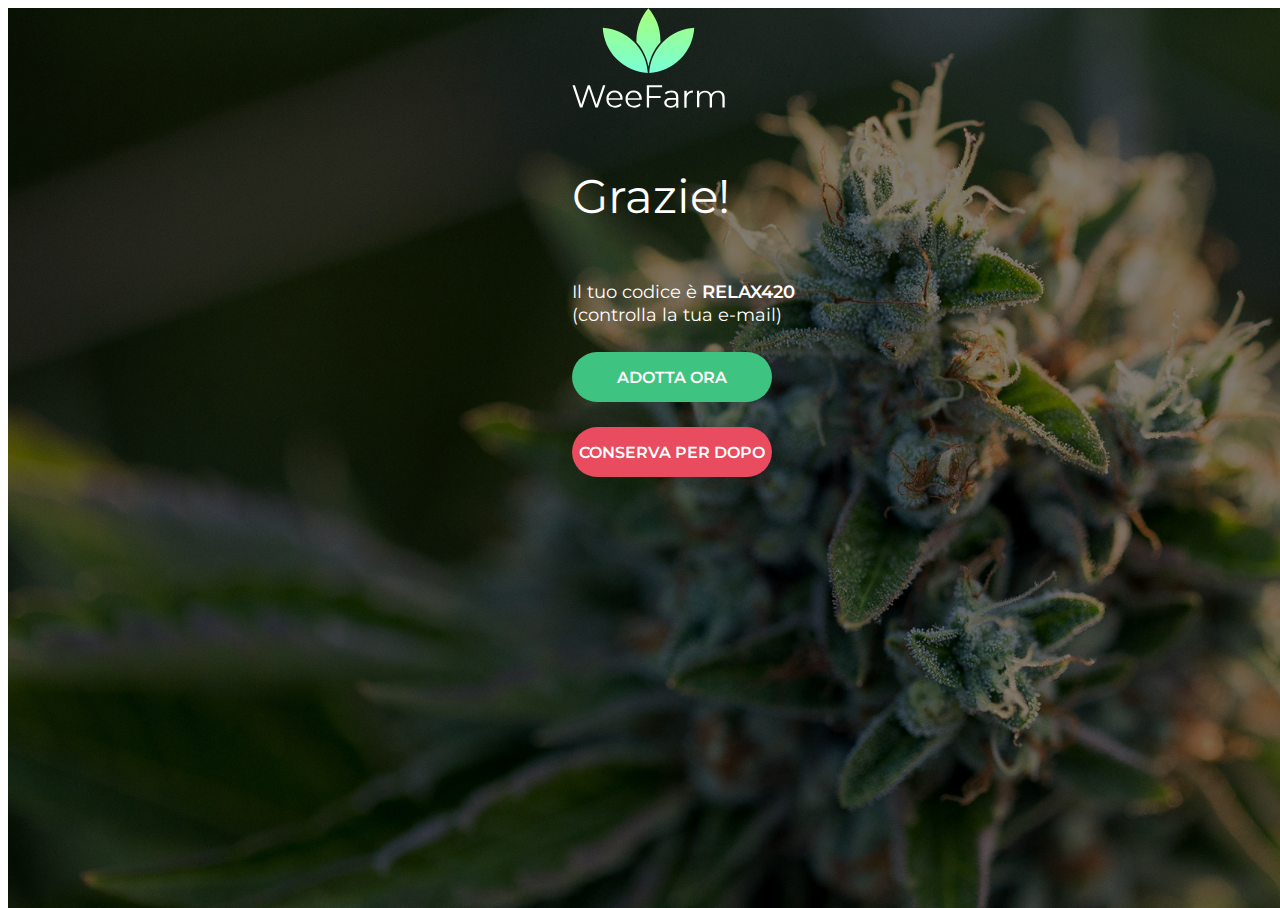
<file: thankyoupage/index.html>
<!doctype html>

<html lang="en">
<head>
  <meta charset="utf-8">

  <title>WeeFarm</title>
  <meta name="description" content="The HTML5 Herald">
  <meta name="author" content="SitePoint">
  <meta name="viewport" content="width=device-width, initial-scale=1">
  <!--css-->
  <link rel="stylesheet" type="text/css" href="../src/css/style.css">
  <!--media query-->
  <link rel="stylesheet" type="text/css" href="../src/css/media_query.css">
  <!--bootstrap-->
  <link rel="stylesheet" href="https://stackpath.bootstrapcdn.com/bootstrap/4.1.2/css/bootstrap.min.css" integrity="sha384-Smlep5jCw/wG7hdkwQ/Z5nLIefveQRIY9nfy6xoR1uRYBtpZgI6339F5dgvm/e9B" crossorigin="anonymous">
  <!--googlefont-->
  <link href="https://fonts.googleapis.com/css?family=Montserrat" rel="stylesheet">
  <link href="https://fonts.googleapis.com/icon?family=Material+Icons"  rel="stylesheet">
  <!--JQuery-->
  <script src="https://ajax.googleapis.com/ajax/libs/jquery/3.3.1/jquery.min.js"></script>
  <!--Fontawesome-->
  <link rel="stylesheet" href="https://use.fontawesome.com/releases/v5.5.0/css/all.css" integrity="sha384-B4dIYHKNBt8Bc12p+WXckhzcICo0wtJAoU8YZTY5qE0Id1GSseTk6S+L3BlXeVIU" crossorigin="anonymous">

</head>

<body>
  <header class="hero_b fullh">
    <div class="container-fluid black_opacity fullh">
      <div class="row fullh">
        <div class="col-md-6">
          <!--<div class="row">
            <div class="col-md-12 arrow_aligne">
              <i class="material-icons md-48 arrow hor_center"  id="go-section1">keyboard_arrow_down</i>
            </div>
          </div>-->
          <div class="col-md fullh center pl_70 col-sm-12">
            <div class="flex container">
            <div class="row pb_50 pb_25_r">
              <div class="col-md">
                <img src="../src/img/logo.svg" class="responsive_hor_center logo_img" alt="">
              </div>
            </div>
            <div class="row  pb_50 pb_25_r">
              <div class="col-md">
                  <p class="txt_h1 hero_b_txt responsive_text_center">Grazie!</p>
              </div>
            </div>
            <div class="row  pb_25">
              <div class="col-md">
                <p class="txt_h3 ottieni_txt responsive_text_center r_txt1">Il tuo codice è <span class="bold_txt">RELAX420</span><br> (controlla la tua e-mail)</p>
              </div>
            </div>
            <div class="row pb_25">
              <div class="col-md">
                <div class="responsive_hor_center ottieni_button ottieni_button_ty_v center" id="go-lead">
                    <span class="txt_h3 ottieni_button_txt white">ADOTTA ORA</span>
                </div>
              </div>
            </div>
            <div class="row">
              <div class="col-md">
                <div class="responsive_hor_center ottieni_button center ottieni_button_ty_r" id="go-lead">
                    <span class="txt_h3 ottieni_button_txt  white">CONSERVA PER DOPO</span>
                </div>
              </div>
            </div>
          </div>
         </div>
        </div>
      </div>
    </div>
  </header>
</body>
</html>
</file>
<file: src/css/style.css>
body{
  font-family: 'Montserrat', sans-serif;
  height: 100%;
  width: 100%;
}

html{
  font-family: 'Montserrat', sans-serif;
  height: 100%;
  width: 100%;
}

a{
  text-decoration: none !important;
}

 a:hover{
   text-decoration: none !important;
 }

 p{
   margin: 0 0 0 0 !important;
 }

/*usefull*/
.fullh{
  height: 100% !important;
}

.center{
  display: flex;
  align-items: center;
  justify-content: center;
}

.hor_center{
  position: relative;
  left: 50%;
  transform: translateX(-50%);
  -webkit-transform: translateX(-50%);
}
.txt_h1{
  font-size: 47px;
  line-height: 69px;
  font-family: 'Montserrat', sans-serif;
}

.txt_h2{
  font-size: 29px;
  line-height: 46px;
  font-family: 'Montserrat', sans-serif;
}

.txt_h3{
  font-size: 18px;
  line-height: 23px;
  font-family: 'Montserrat', sans-serif;
}

/*padding - margin*/
.pt_100{
  padding-top: 100px;
}

.pt_25{
    padding-top: 25px;
}

.pb_50{
  padding-bottom: 50px;
}

.pt_50{
  padding-top: 50px;
}

.pb_100{
  padding-bottom: 100px;
}

.pb_25{
  padding-bottom: 25px;
}

.pl_70{
  padding-left: 70px !important;
}

.mb_25{
  margin-bottom: 25px;
}

.mb_50{
  margin-bottom: 50px;
}
.mb_150{
  margin-bottom: 150px;
}
/*herobanner*/
.hero_b{
  background-image: url(../img/herob.jpg);
  background-size: cover;
  background-position: center center;
  background-repeat: no-repeat;
  height: 90%;
}

.black_opacity{
  background: rgba(0, 0, 0, 0.5);
}

.logo_img{
  height: 100px;
}

.hero_b_txt{
  color: #FFFFFF;
}

.ottieni_button{
  border-radius: 500px;
  background: #FFFFFF;
  width: 200px;
  height: 50px;
}
.ottieni_button:hover{
  cursor: pointer;
  opacity: 0.7;
  transition: 1s;
}

.ottieni_button_txt{
  color: #333333;
  font-weight: 600;
  font-size: 16px;
}

.ottieni_txt{
  color: #FFFFFF;
  /*text-decoration: underline;*/
}

.arrow{
    color: #ffffff;
    animation: blink 2s ease infinite;
    font-size: 75px !important;
  }

.arrow:hover{
  cursor: pointer;
}

  @keyframes blink {
  50% { opacity: 0;
  }
  }

.arrow_aligne{
  position: absolute !important;
  top: 90%;
}

.color_black{
  color: #FFFFFF !important;
  font-weight: 500;
}
/*come funziona section*/
.section_title_txt{
  color: #333333;
  font-weight: 600;
}

.pin_point_title{
  color: #959595;
  font-weight: 700;
}

.pin_point_description{
  color: #333333;
}

.icon_size{
  height: 100px;
}
.cta_txt{
  color: #333333;
  /*text-decoration: underline;*/
}
/*perchè scegliere weefarm section*/
.section2{
    /*background-image: linear-gradient(to right bottom, #7bffd0, #7effbf, #87ffac, #94ff96, #a4ff7f);*/
    background-color: #3fc380;
}

.bold_txt{
    font-weight: 600;
}

.map_size{
  width: 50%;
}

.map_size2{
  width: 25%;
}

.funzionamento{
  width: 50%;
}
/*cosa dicono di noi section*/
.image_radius{
  border-radius: 5px;
}


.sign_button{
  border-radius: 500px !important;
  width: 200px !important;
  height: 50px !important;
  background-color: #3fc380 !important;
}

.sign_button:hover{
    opacity: 0.7;
    transition: 1s;
    cursor: pointer;
}

.signup_button_txt{
  color: #FFFFFF;
  font-weight: 600;
  font-size: 16px;
}

.sign_button a:hover {
    color: #FFFFFF;
    text-decoration: none;
}
#mc_embed_signup_scroll{
  width: 25%;
}
#mc_embed_signup .mc-field-group{
  padding-bottom: 25px!important;
}

#mc_embed_signup .button{
  border-radius: 500px !important;
  width: 200px !important;
  height: 50px !important;
  background-color: #3fc380 !important;
  font-size: 16px !important;
  line-height: 23px !important;
  font-family: 'Montserrat', sans-serif !important;
  font-weight: 600 !important;

}

#mc_embed_signup .button:hover{
  opacity: 0.7 !important;
  transition: 1s !important;
  cursor: pointer !important;
}

#mc_embed_signup .mc-field-group input {
  border-radius: 500px !important;
  font-family: 'Montserrat', sans-serif !important;
}

.clear{
  padding-top: 25px !important;
}
/*FAQ*/
.section4{
  background-color: #f7f8fa !important;
}

/*Footer*/
.section6{
  background-color: #333333;
}

.social_icon{
  cursor: pointer;
  font-size: 30px;
  color: #ffffff;
}

.social_icon:hover{
  opacity: 0.7;
  transition: 1s;
}

/* Thank you 1*/
.ottieni_button_ty_v{
  background-color: #3fc380 !important;
}

.ottieni_button_ty_r{
  background-color: #E94B5F !important;
}

.white{
  color: #FFFFFF;
}
</file>
<file: src/css/media_query.css>
@media (min-width: 1800px) {
}

/* Landscape tablets and medium desktops */
@media (min-width: 992px) and (max-width: 1200px) {
}

/* Portrait tablets and small desktops */
@media (min-width: 768px) and (max-width: 992px) {

}

/* Landscape phones and portrait tablets */
@media (max-width: 767px) {
	.hero_b_txt{
		font-size: 29px;
		line-height: 37px;
		font-weight: 600;
	}

	.pl_70{
		padding-left: 15px !important;
	}

	.responsive_hor_center{
		position: relative;
		left: 50%;
		transform: translateX(-50%);
		-webkit-transform: translateX(-50%);
	}

	.responsive_text_center{
		text-align: center!important;
	}

	.pb_50_r{
		padding-bottom: 50px;
	}

	.funzionamento {
		width: 100%;
	}
	#mc_embed_signup_scroll{
		width: 75%;
	}

	.responsive_text_center{
				text-align: center!important;
	}

	.pb_25_r{
		padding-bottom: 25px !important;
	}
}

/* Portrait phones and smaller */
@media (max-width: 480px) {
	.hero_b_txt{
		font-size: 29px;
		line-height: 37px;
		font-weight: 600;
	}

	.pl_70{
		padding-left: 15px !important;
	}

	.responsive_hor_center{
		position: relative;
		left: 50%;
		transform: translateX(-50%);
		-webkit-transform: translateX(-50%);
	}

	.responsive_text_center{
		text-align: center!important;
	}

	.pb_50_r{
		padding-bottom: 50px;
	}

	.funzionamento {
    width: 100%;
	}
	#mc_embed_signup_scroll{
	  width: 75%;
	}

	.responsive_text_center{
		    text-align: center!important;
	}

	.pb_25_r{
		padding-bottom: 25px !important;
	}
}
</file>
<file: landing-page-obtained/src/css/style.css>
body{
  font-family: 'Montserrat', sans-serif;
  height: 100%;
  width: 100%;
}

html{
  font-family: 'Montserrat', sans-serif;
  height: 100%;
  width: 100%;
}

a{
  text-decoration: none !important;
}

 a:hover{
   text-decoration: none !important;
 }

 p{
   margin: 0 0 0 0 !important;
 }

/*usefull*/
.fullh{
  height: 100% !important;
}

.center{
  display: flex;
  align-items: center;
  justify-content: center;
}

.hor_center{
  position: relative;
  left: 50%;
  transform: translateX(-50%);
  -webkit-transform: translateX(-50%);
}
.txt_h1{
  font-size: 47px;
  line-height: 69px;
  font-family: 'Montserrat', sans-serif;
}

.txt_h2{
  font-size: 29px;
  line-height: 46px;
  font-family: 'Montserrat', sans-serif;
}

.txt_h3{
  font-size: 18px;
  line-height: 23px;
  font-family: 'Montserrat', sans-serif;
}

/*padding - margin*/
.pt_100{
  padding-top: 100px;
}

.pt_25{
    padding-top: 25px;
}

.pb_50{
  padding-bottom: 50px;
}

.pt_50{
  padding-top: 50px;
}

.pb_100{
  padding-bottom: 100px;
}

.pb_25{
  padding-bottom: 25px;
}

.pl_70{
  padding-left: 70px !important;
}

.mb_25{
  margin-bottom: 25px;
}

.mb_50{
  margin-bottom: 50px;
}
.mb_150{
  margin-bottom: 150px;
}
/*herobanner*/
.hero_b{
  background-image: url(../img/herob.jpg);
  background-size: cover;
  background-position: center center;
  background-repeat: no-repeat;
  height: 90%;
}

.black_opacity{
  background: rgba(0, 0, 0, 0.5);
}

.logo_img{
  height: 100px;
}

.hero_b_txt{
  color: #FFFFFF;
}

.ottieni_button{
  border-radius: 500px;
  background: #FFFFFF;
  width: 200px;
  height: 50px;
}
.ottieni_button:hover{
  cursor: pointer;
  opacity: 0.7;
  transition: 1s;
}

.ottieni_button_txt{
  color: #333333;
  font-weight: 600;
  font-size: 16px;
}

.ottieni_txt{
  color: #FFFFFF;
  /*text-decoration: underline;*/
}

.arrow{
    color: #ffffff;
    animation: blink 2s ease infinite;
    font-size: 75px !important;
  }

.arrow:hover{
  cursor: pointer;
}

  @keyframes blink {
  50% { opacity: 0;
  }
  }

.arrow_aligne{
  position: absolute !important;
  top: 90%;
}

.color_black{
  color: #FFFFFF !important;
  font-weight: 500;
}
/*come funziona section*/
.section_title_txt{
  color: #333333;
  font-weight: 600;
}

.pin_point_title{
  color: #959595;
  font-weight: 700;
}

.pin_point_description{
  color: #333333;
}

.icon_size{
  height: 100px;
}
.cta_txt{
  color: #333333;
  /*text-decoration: underline;*/
}
/*perchè scegliere weefarm section*/
.section2{
    /*background-image: linear-gradient(to right bottom, #7bffd0, #7effbf, #87ffac, #94ff96, #a4ff7f);*/
    background-color: #3fc380;
}

.bold_txt{
    font-weight: 600;
}

.map_size{
  width: 50%;
}

.map_size2{
  width: 25%;
}

.funzionamento{
  width: 50%;
}
/*cosa dicono di noi section*/
.image_radius{
  border-radius: 5px;
}


.sign_button{
  border-radius: 500px !important;
  width: 200px !important;
  height: 50px !important;
  background-color: #3fc380 !important;
}

.sign_button:hover{
    opacity: 0.7;
    transition: 1s;
    cursor: pointer;
}

.signup_button_txt{
  color: #FFFFFF;
  font-weight: 600;
  font-size: 16px;
}

.sign_button a:hover {
    color: #FFFFFF;
    text-decoration: none;
}
#mc_embed_signup_scroll{
  width: 25%;
}
#mc_embed_signup .mc-field-group{
  padding-bottom: 25px!important;
}

#mc_embed_signup .button{
  border-radius: 500px !important;
  width: 200px !important;
  height: 50px !important;
  background-color: #3fc380 !important;
  font-size: 16px !important;
  line-height: 23px !important;
  font-family: 'Montserrat', sans-serif !important;
  font-weight: 600 !important;

}

#mc_embed_signup .button:hover{
  opacity: 0.7 !important;
  transition: 1s !important;
  cursor: pointer !important;
}

#mc_embed_signup .mc-field-group input {
  border-radius: 500px !important;
  font-family: 'Montserrat', sans-serif !important;
}

.clear{
  padding-top: 25px !important;
}
/*FAQ*/
.section4{
  background-color: #f7f8fa !important;
}

/*Footer*/
.section6{
  background-color: #333333;
}

.social_icon{
  cursor: pointer;
  font-size: 30px;
  color: #ffffff;
}

.social_icon:hover{
  opacity: 0.7;
  transition: 1s;
}

/* Thank you 1*/
.ottieni_button_ty_v{
  background-color: #3fc380 !important;
}

.ottieni_button_ty_r{
  background-color: #E94B5F !important;
}

.white{
  color: #FFFFFF;
}
</file>
<file: landing-page-obtained/src/css/media_query.css>
@media (min-width: 1800px) {
}

/* Landscape tablets and medium desktops */
@media (min-width: 992px) and (max-width: 1200px) {
}

/* Portrait tablets and small desktops */
@media (min-width: 768px) and (max-width: 992px) {

}

/* Landscape phones and portrait tablets */
@media (max-width: 767px) {
	.hero_b_txt{
		font-size: 29px;
		line-height: 37px;
		font-weight: 600;
	}

	.pl_70{
		padding-left: 15px !important;
	}

	.responsive_hor_center{
		position: relative;
		left: 50%;
		transform: translateX(-50%);
		-webkit-transform: translateX(-50%);
	}

	.responsive_text_center{
		text-align: center!important;
	}

	.pb_50_r{
		padding-bottom: 50px;
	}

	.funzionamento {
		width: 100%;
	}
	#mc_embed_signup_scroll{
		width: 75%;
	}

	.responsive_text_center{
				text-align: center!important;
	}

	.pb_25_r{
		padding-bottom: 25px !important;
	}
}

/* Portrait phones and smaller */
@media (max-width: 480px) {
	.hero_b_txt{
		font-size: 29px;
		line-height: 37px;
		font-weight: 600;
	}

	.pl_70{
		padding-left: 15px !important;
	}

	.responsive_hor_center{
		position: relative;
		left: 50%;
		transform: translateX(-50%);
		-webkit-transform: translateX(-50%);
	}

	.responsive_text_center{
		text-align: center!important;
	}

	.pb_50_r{
		padding-bottom: 50px;
	}

	.funzionamento {
    width: 100%;
	}
	#mc_embed_signup_scroll{
	  width: 75%;
	}

	.responsive_text_center{
		    text-align: center!important;
	}

	.pb_25_r{
		padding-bottom: 25px !important;
	}
}
</file>
